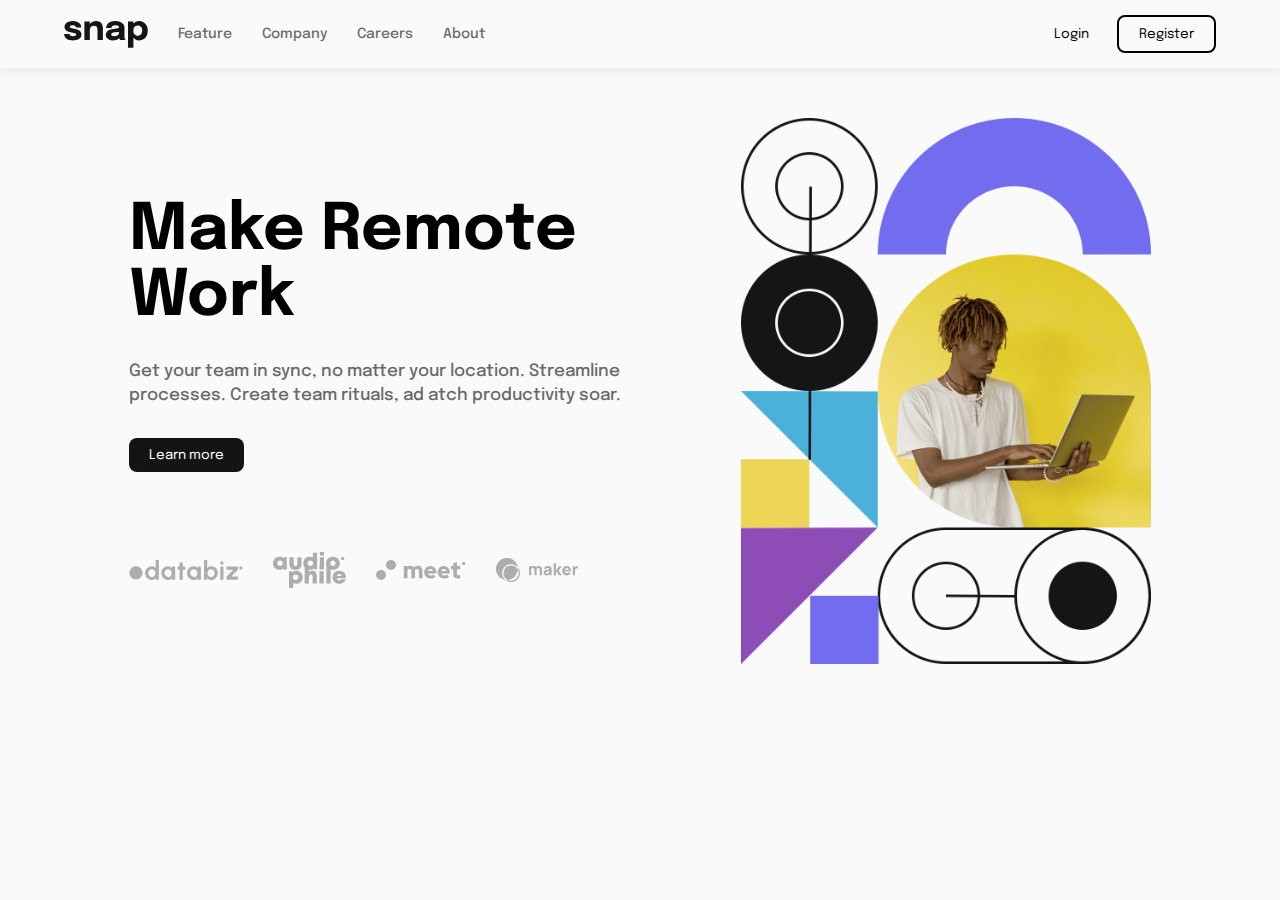
<file: final/index.html>
<!DOCTYPE html>
<html lang="en">
  <head>
    <meta charset="UTF-8" />
    <meta name="viewport" content="width=device-width, initial-scale=1.0" />
    <title>Snap</title>
    <link rel="shortcut icon" href="./images/logo.svg" type="image/x-icon">
    <link rel="stylesheet" href="style.css" />
  </head>
  <body>
    <header>
      <nav class="navigation">
        <div class="navigation-left">
          <img src="./images/logo.svg" alt="Logo" />

          <ul class="lists">
            <li>
              <a href="">Feature</a>
            </li>
            <li>
              <a href="">Company</a>
            </li>
            <li>
              <a href="">Careers</a>
            </li>
            <li>
              <a href="">About</a>
            </li>
          </ul>
        </div>

        <div class="navigation-right">
          <button>Login</button>
          <button>Register</button>
        </div>
      </nav>
    </header>

    <!-- Hero section -->
    <section class="hero-section">
      <div class="hero-left">
        <h1>Make Remote Work</h1>
        <p>
          Get your team in sync, no matter your location. Streamline processes.
          Create team rituals, ad atch productivity soar.
        </p>

        <button>Learn more</button>

        <div class="clients">
          <img src="./images/client-databiz.svg" alt="" />
          <img src="./images/client-audiophile.svg" alt="" />
          <img src="./images/client-meet.svg" alt="" />
          <img src="./images/client-maker.svg" alt="" />
        </div>
      </div>

      <div class="hero-right">
        <img src="./images/image-hero-desktop.png" alt="" />
      </div>
    </section>
  </body>
</html>
</file>
<file: final/style.css>
@import url("https://fonts.googleapis.com/css2?family=Epilogue:wght@100..900&display=swap");

/* Root Styles */
:root {
  --primary: hsl(0, 0%, 8%);
  --background: hsl(0, 0%, 98%);
  --text: hsl(0, 0%, 41%);

  --paragraph: 17px;
  --paragraph-md: 15px;
  --header: 4rem;
  --header-md: 2.5rem;
  --font-500: 500;
  --font-700: 700;
  --font-main: "Epilogue", sans-serif;

  --space-lg: 100px;
  --space-md: 30px;
  --space-xs: 8px;

  --radius: 8px;
}

button {
  padding: 10px 20px;
  background-color: transparent;
  cursor: pointer;
  border-radius: var(--radius);
  font-family: inherit;
}
button:hover {
  opacity: 0.8;
}

body {
  background-color: var(--background);
  font-family: var(--font-main);
}

header {
  width: 100%;
  background-color: var(--background);
  padding-top: 15px;
  padding-bottom: 15px;
  padding: 15px 0;
  position: sticky;
  top: 0;
  box-shadow: 0 3px 12px rgba(0, 0, 0, 0.08);
}
* {
  margin: 0;
  padding: 0;
  box-sizing: border-box;
}

.navigation {
  display: flex;
  flex-direction: row;
  align-items: center;
  justify-content: space-between;
  width: 90%;
  margin: auto;
}

.lists {
  display: flex;
  align-items: center;
  gap: var(--space-md);
  list-style: none;
  color: var(--text);
  font-size: 14px;
  font-weight: var(--font-500);
}

.lists li a {
  text-decoration: none;
  color: inherit;
  cursor: pointer;
}
.lists li a:hover {
  color: black;
}

.navigation-left {
  display: flex;
  gap: var(--space-md);
}

.navigation-right {
  display: flex;
  gap: var(--space-xs);
}

.navigation-right button:first-child {
  border: none;
}
.navigation-right button:last-child {
  border: 2px solid black;
}

/*Hero Section */
.hero-section {
  display: flex;
  align-items: center;
  justify-content: center;
  gap: var(--space-lg);
  width: 80%;
  margin: 50px auto;
}

.hero-left {
  width: 50%;
  display: flex;
  flex-direction: column;
  gap: var(--space-md);
}

.hero-left h1 {
  font-size: var(--header);
}
.hero-left p {
  font-size: var(--paragraph);
  font-weight: var(--font-500);
  color: var(--text);
  line-height: 1.4;
}
.hero-left button {
  width: fit-content;
  background-color: var(--primary);
  color: white;
  border: none;
}

.clients {
  display: flex;
  gap: 30px;
  margin-top: 50px;
  align-items: center;
}

.hero-right {
  width: 40%;
  max-width: 500px;
}

.hero-right img {
  width: 100%;
  height: auto;
  object-fit: contain;
}


@media (max-width: 768px) {
  .lists {
    display: none;
  }

  .hero-section {
    flex-direction: column-reverse;
    width: 90%;
    gap: var(--space-md);
  }

  .hero-left {
    width: 100%;
  }
  .hero-left h1 {
    font-size: var(--header-md);
  }
  .hero-left p {
    font-size: var(--paragraph-md);
  }
  .hero-right {
    width: 100%;
  }

  .hero-right img {
    width: 100%;
    height: 200px;
    object-fit: cover;
  }
  .clients {
    margin-top: var(--space-md);
  }
}
</file>
